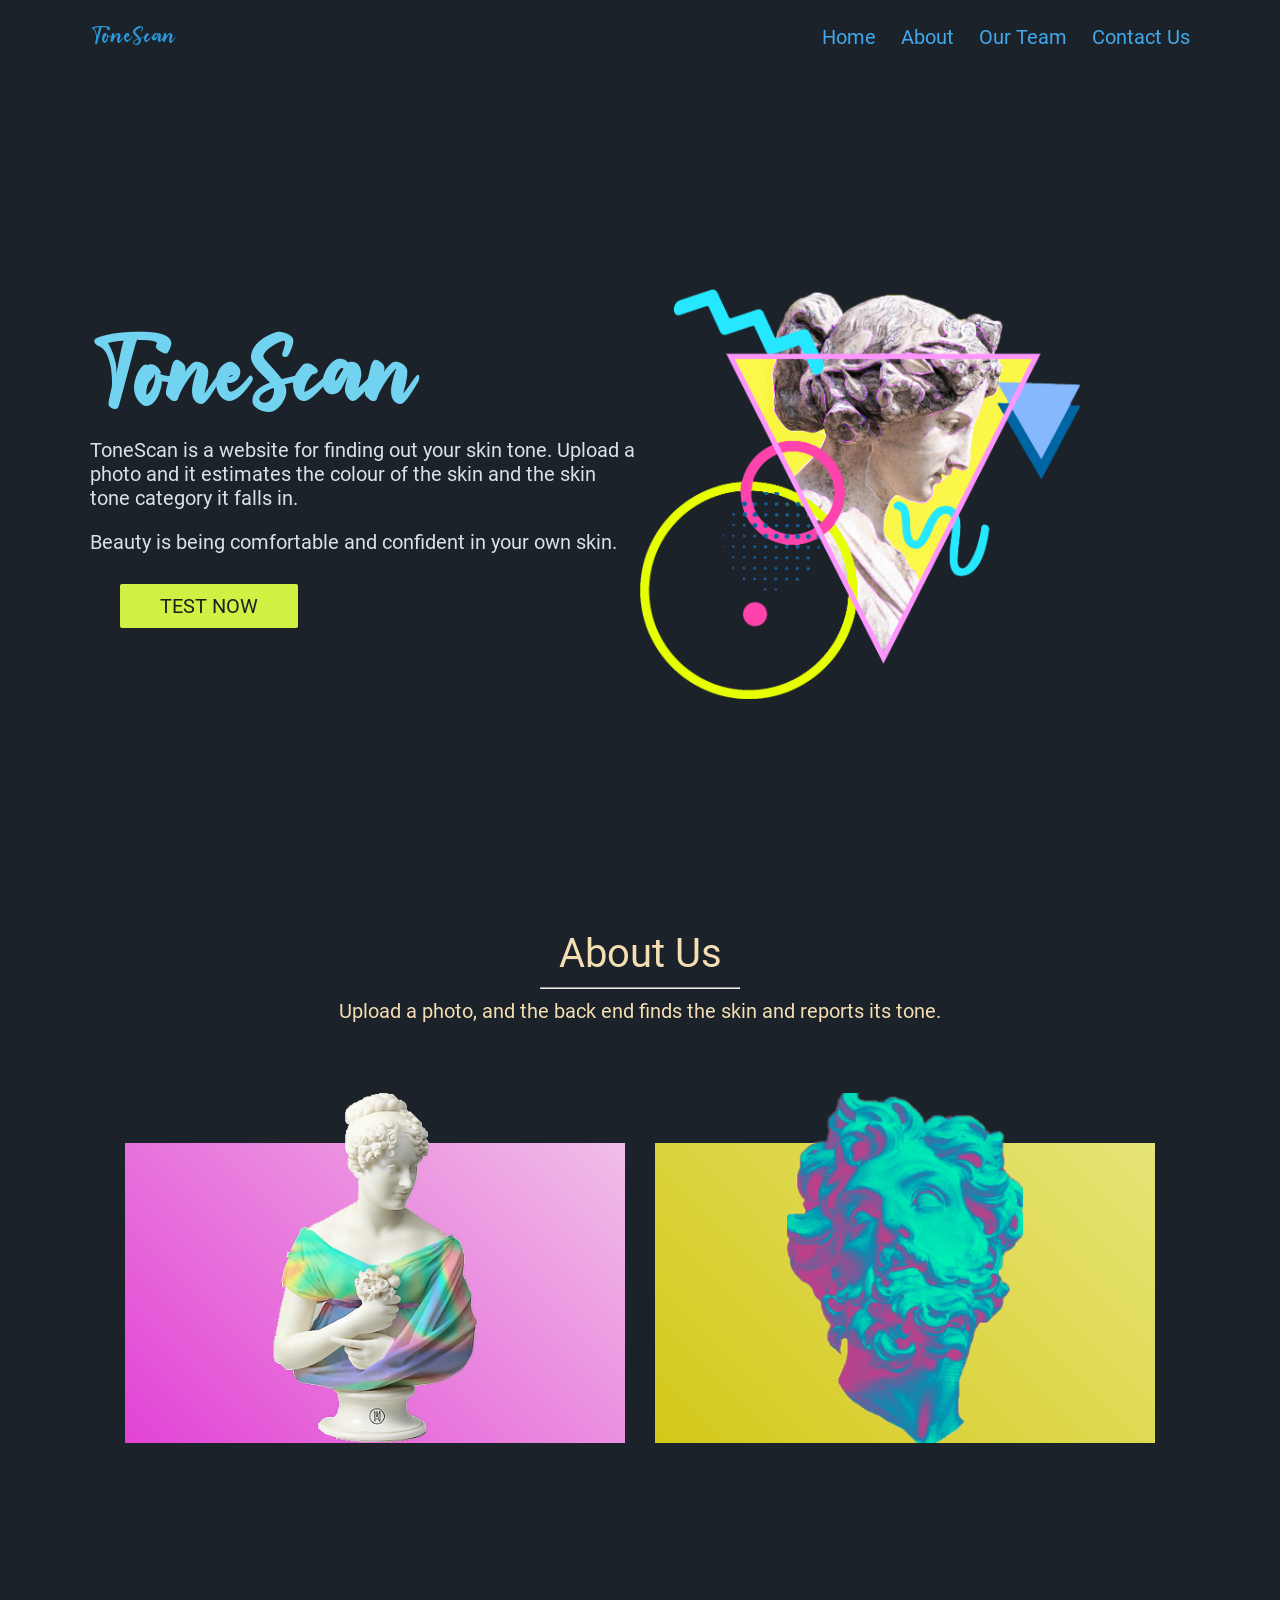
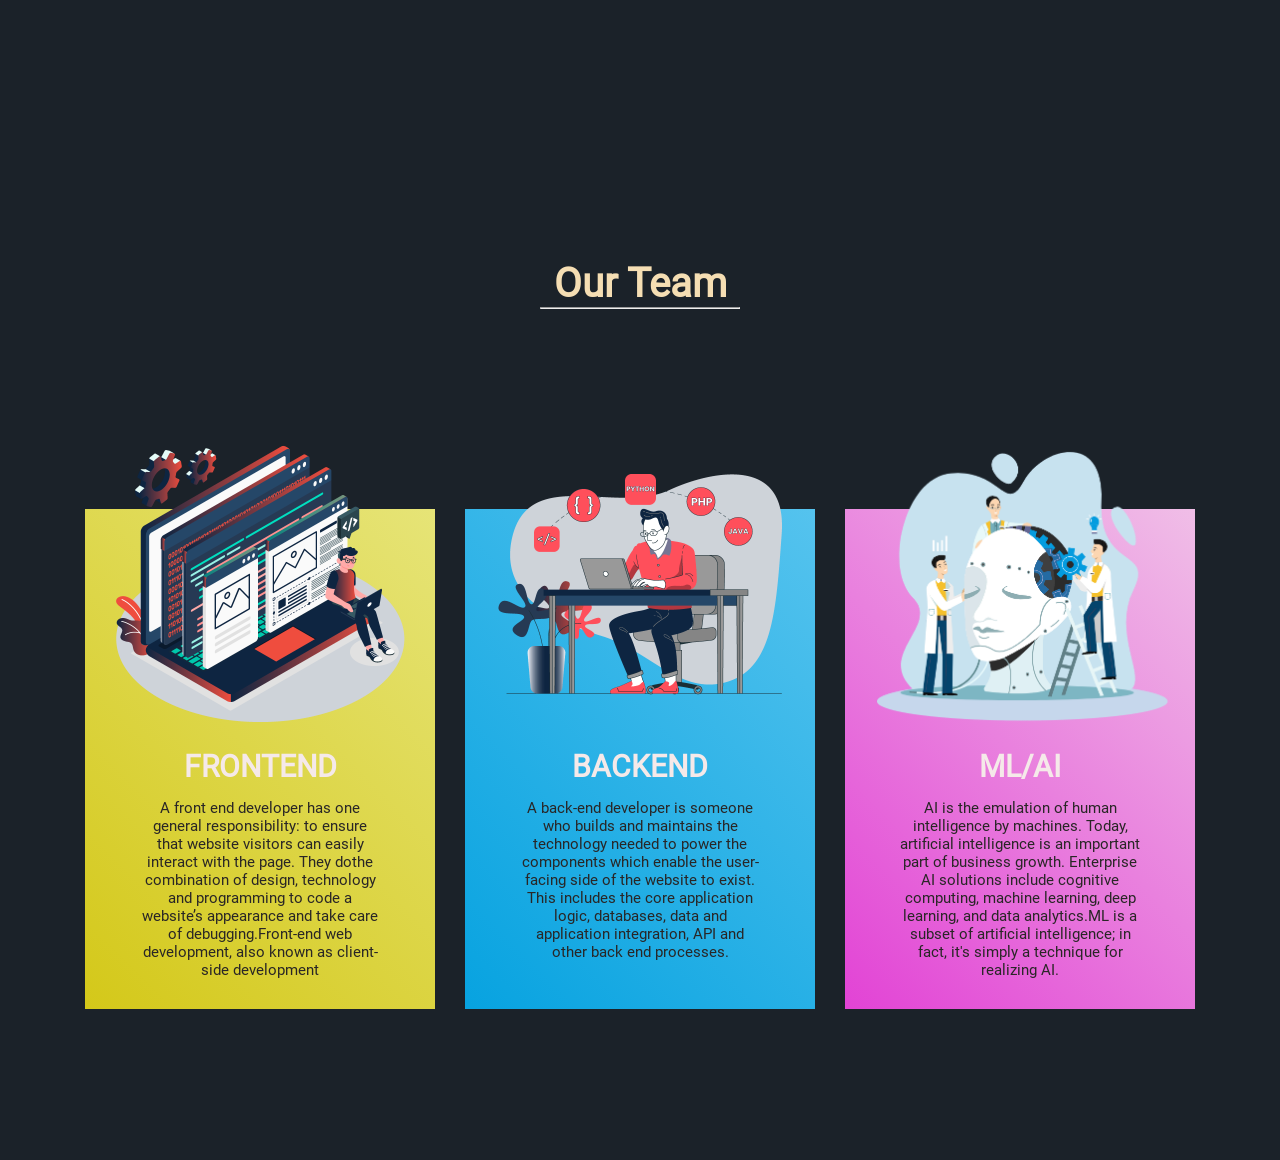
<file: index.html>
<!doctype html>
<html lang="en"><head><meta charset="utf-8"><meta http-equiv="refresh" content="0; url=original_site/HTML/tonescan.html"><title>ToneScan</title></head>
<body><a href="original_site/HTML/tonescan.html">Open ToneScan</a></body></html>
</file>
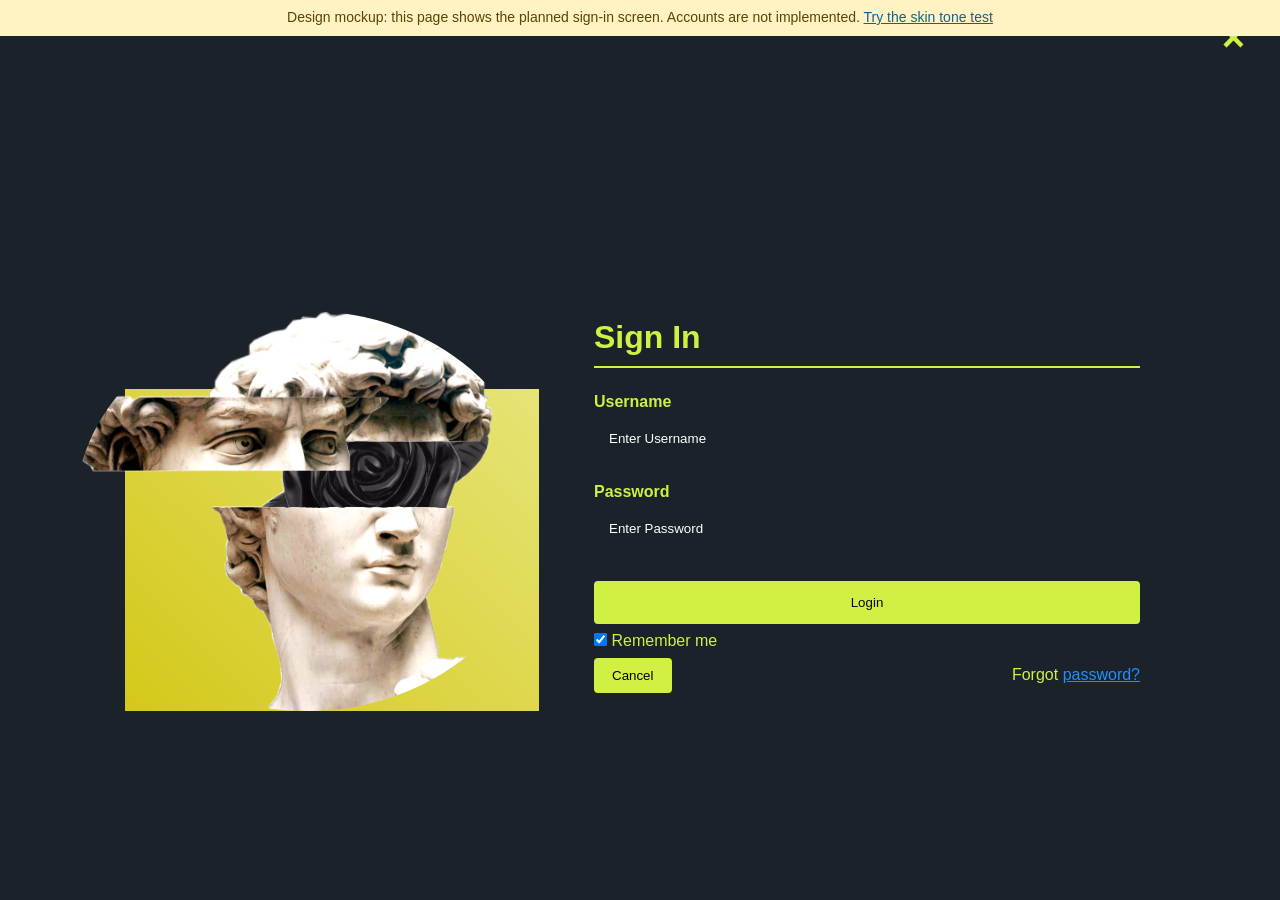
<file: original_site/HTML/signin.html>
<!DOCTYPE html>
<html lang="en">
<head>
    <meta charset="UTF-8">
    <meta http-equiv="X-UA-Compatible" content="IE=edge">
    <meta name="viewport" content="width=device-width, initial-scale=1.0">
    <link rel="stylesheet" href="../css/signin.css">
    <title>Document</title>
</head>
<body>
<div style="background:#fff3c4;color:#5b4500;padding:8px 14px;text-align:center;font:14px/1.4 Roboto,Arial,sans-serif;position:relative;z-index:1000">Design mockup: this page shows the planned sign-in screen. Accounts are not implemented. <a href="upload.html" style="color:#1b5f8c">Try the skin tone test</a></div>


    
<div id="id02" class="modal">
 <a href="tonescan.html"><span .style.display='none' class="close" title="Close Modal">&times;</span></a>
  <form class="modal-content" action="" method="post">
    <div class="img13">
        <div class="imgbox">
      <img src="../img/13.png" alt="Avatar" class="avatar">
    </div>
    </div>

    <div class="container">
        <h1>Sign In</h1>
        
        <hr>
      <label for="uname"><b>Username</b></label>
      <input type="text" placeholder="Enter Username" name="uname" required>

      <label for="psw"><b>Password</b></label>
      <input type="password" placeholder="Enter Password" name="psw" required>
        
      <button type="submit">Login</button>
      <label>
        <input type="checkbox" checked="checked" name="remember"> <a style="color: #d0f044;"> Remember me</a>
      </label>
      <div class="cancel">
      <button type="button" .style.display='none'" class="cancelbtn1"><a href="tonescan.html">Cancel</a></button>
      <span class="psw1"><a style="color: #d0f044;">Forgot</a> <a href="#" style="color:dodgerblue">password?</a></span>
    </div>
    
    </div>

     
      
    </div>
  </form>
</div>

    
</body>
</html>
</file>
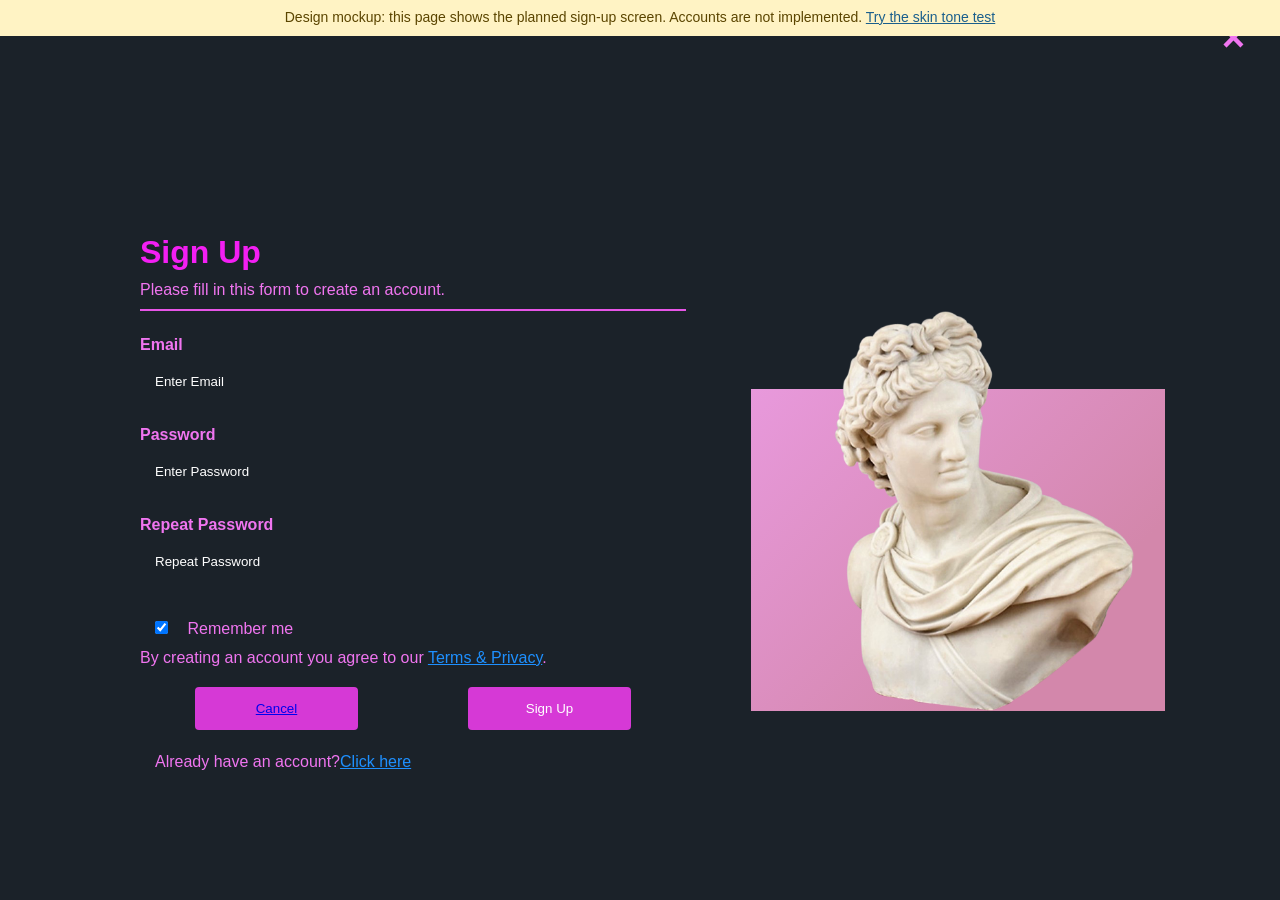
<file: original_site/HTML/signup.html>
<!DOCTYPE html>
<html lang="en">
<head>
    <meta charset="UTF-8">
    <meta http-equiv="X-UA-Compatible" content="IE=edge">
    <meta name="viewport" content="width=device-width, initial-scale=1.0">
    <link rel="stylesheet" href="../css/signup.css">
    <title>Document</title>
</head>
<body>
<div style="background:#fff3c4;color:#5b4500;padding:8px 14px;text-align:center;font:14px/1.4 Roboto,Arial,sans-serif;position:relative;z-index:1000">Design mockup: this page shows the planned sign-up screen. Accounts are not implemented. <a href="upload.html" style="color:#1b5f8c">Try the skin tone test</a></div>

    <div id="id01" class="modal">
        <a href="tonescan.html"><span  class="close" title="Close Modal">&times;</span></a>
        <form class="modal-content" action="">
          <div class="container">
            <h1>Sign Up</h1>
            <p>Please fill in this form to create an account.</p>
            <hr>
            <label for="email"><b>Email</b></label>
            <input type="text" placeholder="Enter Email" name="email" required>
      
            <label for="psw"><b>Password</b></label>
            <input type="password" placeholder="Enter Password" name="psw" required>
      
            <label for="psw-repeat"><b>Repeat Password</b></label>
            <input type="password" placeholder="Repeat Password" name="psw-repeat" required>
            
            <label>
              <input type="checkbox" checked="checked" name="remember" style="margin: 15px"> <a style="color:#f075f0  ">Remember me</a>
            </label>
      
            <p>By creating an account you agree to our <a href="#" style="color:dodgerblue">Terms & Privacy</a>.</p>
             
            <div class="clearfix">
              <button type="button" .style.display='none'" class="cancelbtn"><a href="tonescan.html">Cancel</a></button>
              <button type="submit" class="signupbtn">Sign Up</button>
            </div>
            <p class="si">Already have an account?<a href="signin.html" style="color:dodgerblue">Click here</a></p>
          </div>
          
            <div class="img12">
              <div class="imgbox">
            <img src="../img/12.png" id="img12" alt="">
          </div>
          </div>
        </form>
      </div> 



      <script>
        // Get the modal
        var modal1 = document.getElementById('id01');
        var modal2 = document.getElementById('id02');
        // When the user clicks anywhere outside of the modal, close it
        window.onclick = function(event) {
          if (event.target == modal1) {
            modal.style.display = "none";
          }
          else if (event.target == modal2) {
            modal.style.display = "none";
          }
        }
      </script>    
</body>
</html>
</file>
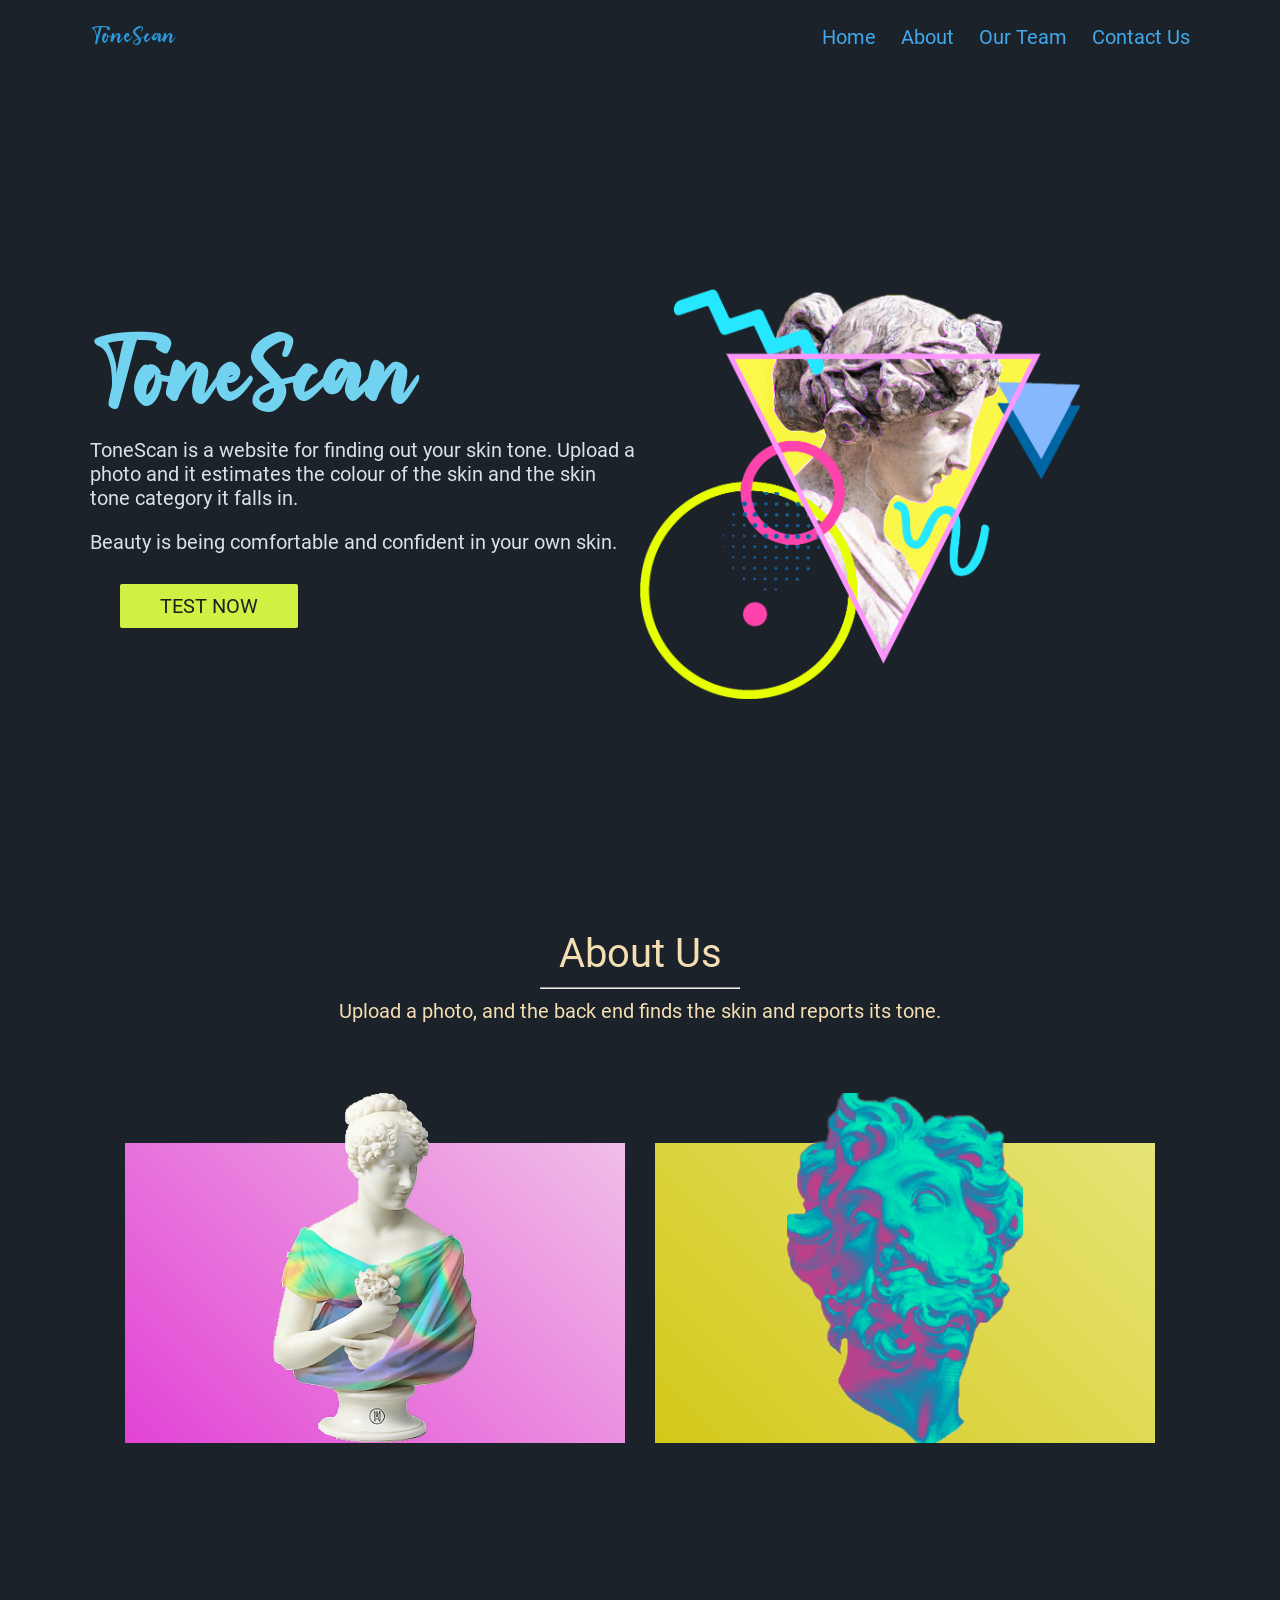
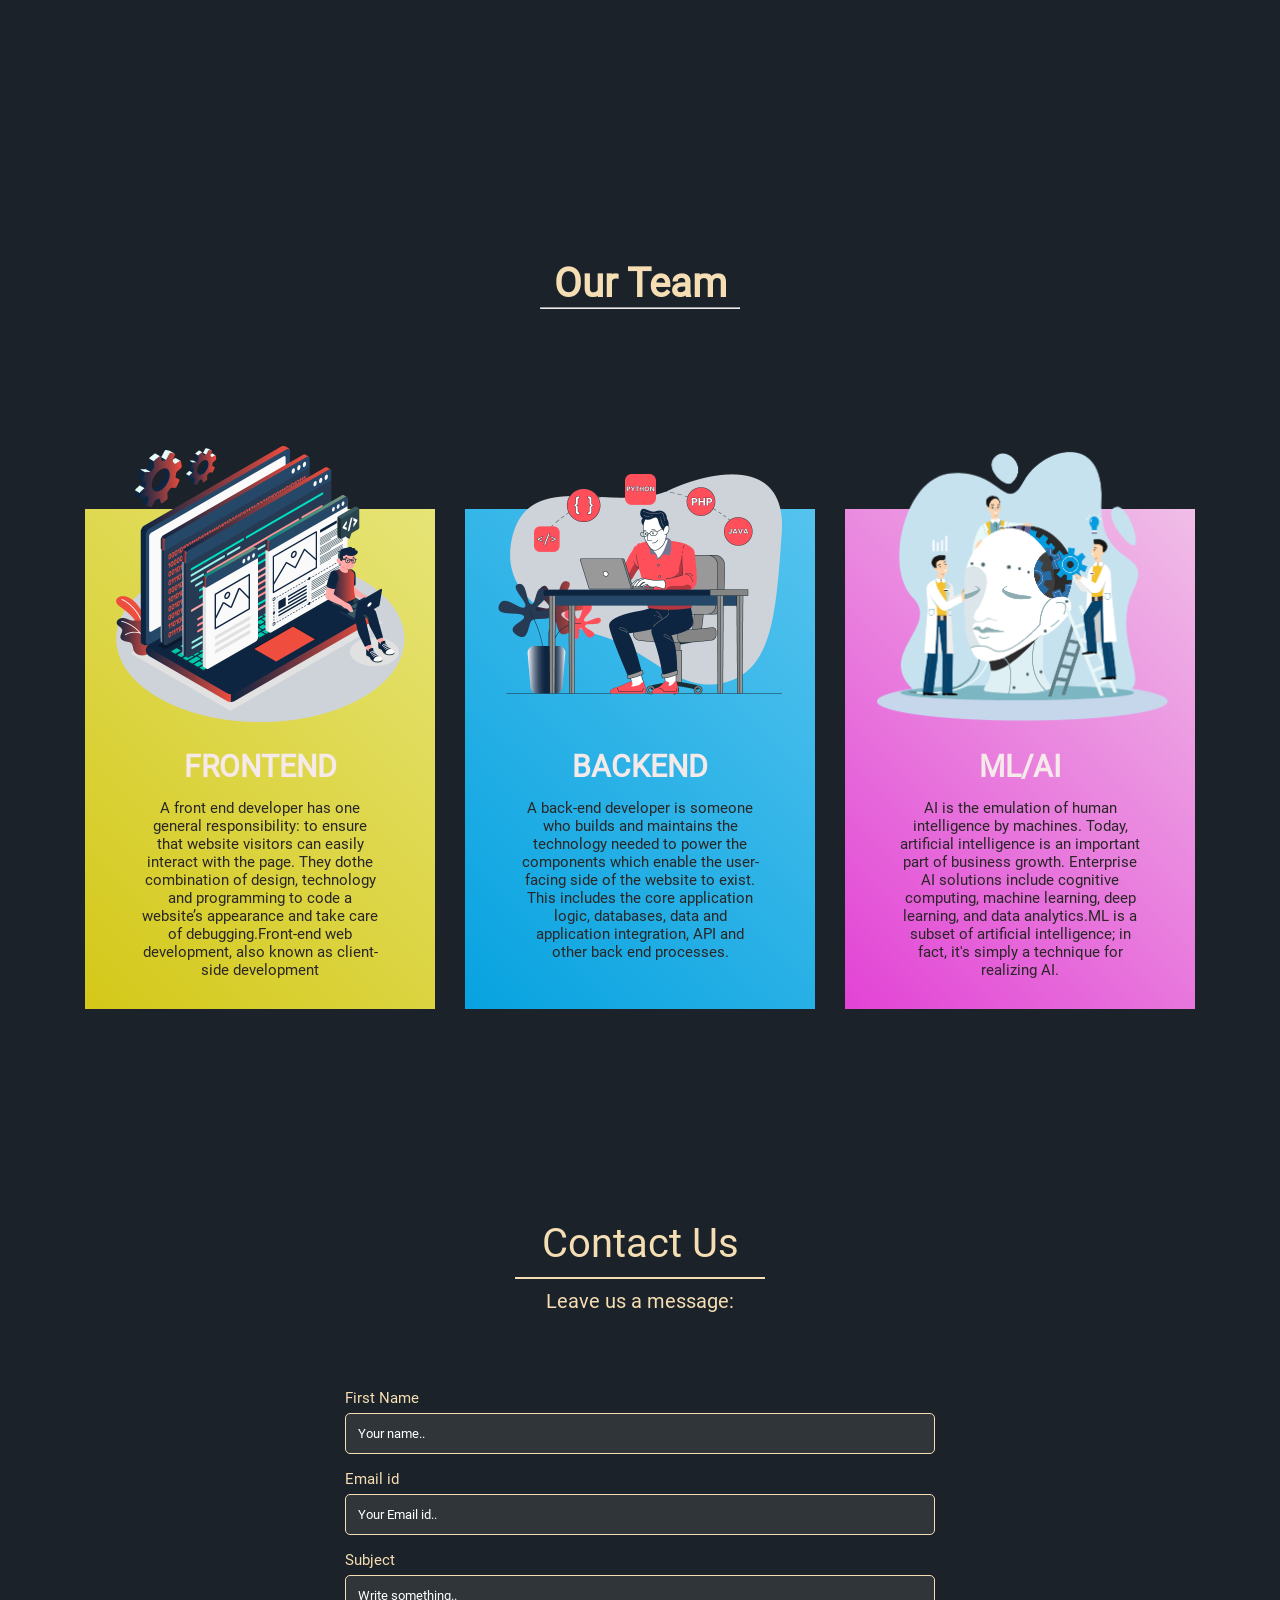
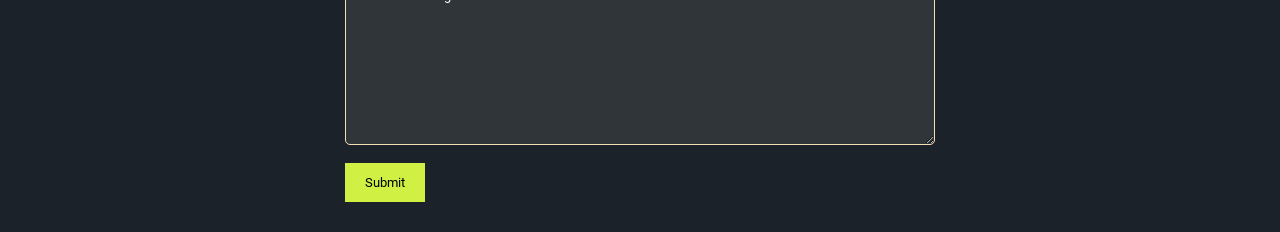
<file: original_site/HTML/tonescan.html>
<!DOCTYPE html>
<html lang="en">

<head>
    <meta charset="UTF-8">
    <meta http-equiv="X-UA-Compatible" content="IE=edge">
    <meta name="viewport" content="width=device-width, initial-scale=1.0">
    <link rel="stylesheet" href="../css/tonescan.css">

    <link rel="stylesheet" href="https://unpkg.com/aos@next/dist/aos.css" />
    <link rel="stylesheet" href="https://use.fontawesome.com/releases/v5.7.2/css/all.css"
        integrity="sha384-fnmOCqbTlWIlj8LyTjo7mOUStjsKC4pOpQbqyi7RrhN7udi9RwhKkMHpvLbHG9Sr" crossorigin="anonymous">
    <!-- <link rel="stylesheet" href="contact.css"> -->
    <!-- <link rel="stylesheet" href="about.css"> -->

    <title>ToneScan</title>
</head>

<body>
    <header>
        <a href="#" class="logo">ToneScan</a>

        <div id="menu" class="fas fa-bars"></div>

        <nav class="navbar">
            <ul>
                <li><a href="#home" class="active">Home</a></li>
                <li><a href="#about">About</a></li>
                <li><a href="#team">Our Team</a></li>
                <li><a href="#contactUs">Contact Us</a></li>
                
                
                <!-- <li><a href="upload.html" id="test">Test Now</a></li> -->
            </ul>
        </nav>

    </header>


    <section class="home" id="home">
        <div class="content">

            <h3>ToneScan</h3>
            <p>ToneScan is a website for finding out your skin tone. Upload a photo and it estimates the colour of
                the skin and the skin tone category it falls in.</p>
               <p> Beauty is being comfortable and confident in your own skin.
            </p>
            <!-- <a href="signup.html" class="btn btn-1">Sign up</a> -->
            <a href="upload.html" class="btn btn-2">TEST NOW</a>
        </div>
        <div class="image">
            <img src="../img/1.png" alt="">
        </div>
        

    </section>
    </div>

    </section>


    <section class="card" id="about">
        <link rel="stylesheet" href="../css/about.css">
        <div class="more">
            <div class="head" style="text-align:center">
            <h1>About Us </h1>
            <hr>
            <h2>Upload a photo, and the back end finds the skin and reports its tone.</h2>
            </div>
        </div>

            
        
         <div class="container">
            <div class="cards">
                <div class="content">
                    <h2>What we do?</h2>
                    <p>Take a photo of the face with your smartphone and upload it or you can take a picture using our
                        take capture option. This website will scan your image within 30 seconds.
                        And it will show the results.
                    </p>
                </div>
                <img src="../img/2.png" alt="">
            </div>
            <div class="cards2">
                <div class="content">
                    <h2>How we do it?</h2>
                    <p>The back end finds the face and the skin pixels with OpenCV, groups their colours with k-means
                        and measures the skin colour with the Individual Typology Angle (ITA) to give the skin tone.</p>
                    <!-- <a href="#" class="btn btn-3">Read more</a> -->
                </div>
                <img src="../img/3.png" alt="">
            </div>
        </div>


      


    </section>


    <section id="team" class="team">
        <h1>Our Team</h1>
        <hr>
        <div class="a_row">
            
                
            <div class="a_card1">
             
                
                <img src="../img/fe.png" alt="Frontend Developers">
                    
                 
                <div class="a_container">
                    <h2 class="a_title">FRONTEND</h2>
                    
                    <p class="a_p">A front end developer has one general responsibility: to ensure that website
                        visitors can easily interact with the page. They dothe combination of design, technology
                        and programming to code a website’s appearance and take care of debugging.Front-end web
                        development, also known as client-side development </p>


                </div>
            </div>
        

        
            <div class="a_card2">
                
                    
                <img src="../img/be.png" alt="Backend Developers">
        
        
                <div class="a_container">
                    <h2 class="a_title">BACKEND</h2>
                    
                    <p class="a_p">A back-end developer is someone who builds and maintains the technology needed
                        to power the components which enable the user-facing side of the website to exist. This
                        includes the core application logic, databases, data and application integration, API
                        and other back end processes. </p>



                </div>
            </div>
        

        
            <div class="a_card3">
                
                    
                <img src="../img/qq.png" alt="Ml/Ai">
                
        
                <div class="a_container">
                    <h2 class="a_title">ML/AI</h2>
                    
                    <p class="a_p">AI is the emulation of human intelligence by machines. Today, artificial
                        intelligence is an important part of business growth. Enterprise AI solutions include
                        cognitive computing, machine learning, deep learning, and data analytics.ML is a subset
                        of artificial intelligence; in fact, it's simply a technique for realizing AI. </p>


                </div>
            </div>
        </div>
    </section>

    <section id="contactUs">
        <link rel="stylesheet" href="../css/contact.css">
        <div class="containr">
        <div style="text-align:center">
          <h1>Contact Us</h1>
          <hr>
          <p>Leave us a message:</p>
        </div>
        <div class="row">
          <div class="column">
            <form action="#" onsubmit="event.preventDefault(); this.querySelector('.mockup-note').hidden = false;">
              <label for="fname"><b>First Name</b></label>
              <input type="text" id="fname" name="firstname" placeholder="Your name.." required>
              <label for="email"><b>Email id</b></label>
              <input type="text" id="lname" name="lastname" placeholder="Your Email id.." required>
              
              <label for="subject"><b>Subject</b></label>
              <textarea id="subject" name="subject" placeholder="Write something.." style="height:170px" required></textarea>
              <input type="submit" value="Submit">
              <p class="mockup-note" hidden style="color:#d4c819;margin-top:8px">This contact form is a design mockup; messages are not sent.</p>
            </form>
          </div>
        </div>
      </div>
    </section>







    <script src="https://ajax.googleapis.com/ajax/libs/jquery/3.3.1/jquery.min.js"></script>
    <script src="https://unpkg.com/aos@next/dist/aos.js"></script>

    <script src="../js/tonescan.js"></script>
</body>

</html>
</file>
<file: original_site/css/signin.css>
body {font-family: Arial, Helvetica, sans-serif;}
* {
  margin: 0;
  padding: 0;
}

div::-webkit-scrollbar{
    width:1.3rem;
}
div::-webkit-scrollbar-track{
background: blanchedalmond;
}
div::-webkit-scrollbar-thumb{
    background: rgb(41, 155, 221);
}

/* Full-width input fields */
input[type=text], input[type=password] {
  display: flex;
  flex-direction: column;
  width: 70%;
  padding: 15px;
  margin: 5px 0 22px 0;
  border: 0;
  background: #1b2229;
  
  
}
::placeholder{
  color: white;
}

/* Add a background color when the inputs get focus */
input[type=text]:focus, input[type=password]:focus,
input[type=text]:valid, input[type=password]:valid {
  
  outline: none;
  border-bottom: 2px solid #d0f044;
  color: #d0f044;
}

/* Set a style for all buttons */
button {
  background-color: #d0f044;
  color: rgb(8, 8, 8);
  padding: 14px 20px;
  margin: 8px 0;
  border-radius: 4px;
  cursor: pointer;
  width: 100%;
  border: 0;
  
}

button:hover {
  opacity:1;
}
.clearfix{
  margin-top: 10px;
  text-align: center;
  display: flex;
}

/* Extra styles for the cancel button */


/* Float cancel and signup buttons and add an equal width */
.cancelbtn, .signupbtn {
  background-color: #d0f044 ;
  color: rgb(8, 8, 8);
  width: 30%;
  display: block;
  margin-top: 10px;
  margin-left: auto;
  margin-right: auto;
}
.cancelbtn1 {
    width: auto;
    padding: 10px 18px;
    background-color: #d0f044;
    text-decoration: none;
  }
  .cancelbtn1 a{
      text-decoration: none;
      color: black;
  }

/* Center the image and position the close button */
.imgcontainer {
    text-align: center;
    margin: 24px 0 12px 0;
    position: relative;
  }
  
img.avatar {
    width: 40%;
    border-radius: 50%;
  }
  

/* Add padding to container elements */
.container {
  padding: 16px;
}
.container h1, p, b{
  color: #d0f044;
}
.container h1{
  color: #d0f044 ;
  margin-bottom: 10px;
}
span.psw1 {
    float: right;
    padding-top: 16px;
  }
/* The Modal (background) */
.modal {
  
  position: fixed; /* Stay in place */
  z-index: 1; /* Sit on top */
  left: 0;
  top: 0;
  width: 100%; /* Full width */
  height: 100%; /* Full height */
  overflow: auto; /* Enable scroll if needed */
  background: #1b2229;
  padding-top: 50px;
 
}

/* Modal Content/Box */
.modal-content {
  position: relative;
  min-height: 100vh;
  padding: 0 100px;
  display: flex;
  justify-content: center;
  align-items: center;
  flex-direction:row;
  
}
.modal-content .container{
  width: 100%;
  padding: 40px;
  
  
  margin-top: 20px;
}
.modal-content .img13{
  width: 50%;
}
.img13 .imgbox{
  position: relative;
  padding: 2rem;
  padding-top: 10px;
  width: 350px;
  height: 280px;
  margin-top: 100px;
  margin-left: 25px;
  margin-right: 15px;
  align-items: center;
  background: linear-gradient(45deg,#d4c819,#e6e477);
}
.imgbox img{
  
  position: absolute;
  bottom:0;
  height: 400px;
  width: auto;
  right: 0;
  
}

/* Style the horizontal ruler */
hr {
  border: 1px solid #d0f044 ;
  margin-bottom: 25px;
}
 
/* The Close Button (x) */
.close {
  position: absolute;
  right: 35px;
  top: 15px;
  font-size: 40px;
  font-weight: bold;
  color:  #d0f044;
}

.close:hover,
.close:focus {
  color: #f075f0;
  cursor: pointer;
}

/* Clear floats */
.clearfix::after {
  content: "";
  clear: both;
  display: table;
}




/* Change styles for cancel button and signup button on extra small screens */

@media screen and (max-width: 1028px){
    .img13 {
        display: none;
      }
}
@media screen and (max-width: 768px){
    .img13 {
        display: none;
      }
  .cancelbtn, .signupbtn {
    background-color: #d639d6 ;
    color: rgb(255, 255, 255);
    width: 100%;
    display: block;
    margin-top: 10px;
    margin-left: 10px;
 
  }
}
@media screen and (max-width: 300px) {
    span.psw {
        display: block;
        float: none;
     }
  .cancelbtn, .signupbtn {
     width: 100%;
  }
  
}
</file>
<file: original_site/css/signup.css>
body {font-family: Arial, Helvetica, sans-serif;}
* {
  margin: 0;
  padding: 0;
}

div::-webkit-scrollbar{
    width:1.3rem;
}
div::-webkit-scrollbar-track{
background: blanchedalmond;
}
div::-webkit-scrollbar-thumb{
    background: rgb(41, 155, 221);
}

/* Full-width input fields */
input[type=text], input[type=password] {
  display: flex;
  flex-direction: column;
  width: 70%;
  padding: 15px;
  margin: 5px 0 22px 0;
  border: 0;
  background: #1b2229;
  
  
}
::placeholder{
  color: white;
}

/* Add a background color when the inputs get focus */
input[type=text]:focus, input[type=password]:focus,
input[type=text]:valid, input[type=password]:valid {
  
  outline: none;
  border-bottom: 2px solid #f075f0;
  color: #f075f0;
}

/* Set a style for all buttons */
button {
  background-color: #dd52ba;
  color: rgb(255, 255, 255);
  padding: 14px 20px;
  margin: 8px 0;
  border-radius: 4px;
  cursor: pointer;
  width: 100%;
  border: 0;
  
}

button:hover {
  opacity:1;
}
.clearfix{
  margin-top: 10px;
  text-align: center;
  display: flex;
}

/* Extra styles for the cancel button */


/* Float cancel and signup buttons and add an equal width */
.cancelbtn, .signupbtn {
  background-color: #d639d6 ;
  color: rgb(255, 255, 255);
  width: 30%;
  display: block;
  margin-top: 10px;
  margin-left: auto;
  margin-right: auto;
}
.cancelbtn1 {
    width: auto;
    padding: 10px 18px;
    background-color: #f44336;
  }
/* Center the image and position the close button */
.imgcontainer {
    text-align: center;
    margin: 24px 0 12px 0;
    position: relative;
  }
  
img.avatar {
    width: 40%;
    border-radius: 50%;
  }
  

/* Add padding to container elements */
.container {
  padding: 16px;
}
.container h1, p, b{
  color: #f075f0 ;
}
.container h1{
  color: #f31ff3 ;
  margin-bottom: 10px;
}
.container p{
   margin-bottom: 10px ;
}
.container .si{
    margin: 15px;
}
span.psw1 {
    float: right;
    padding-top: 16px;
  }
/* The Modal (background) */
.modal {
  
  position: fixed; /* Stay in place */
  z-index: 1; /* Sit on top */
  left: 0;
  top: 0;
  width: 100%; /* Full width */
  height: 100%; /* Full height */
  overflow: auto; /* Enable scroll if needed */
  background: #1b2229;
  padding-top: 50px;
 
}

/* Modal Content/Box */
.modal-content {
  position: relative;
  min-height: 100vh;
  padding: 0 100px;
  display: flex;
  justify-content: center;
  align-items: center;
  flex-direction:row;
  
}
.modal-content .container{
  width: 100%;
  padding: 40px;
  
  
  margin-top: 20px;
}
.modal-content .img12{
  width: 50%;
}
.img12 .imgbox{
  position: relative;
  padding: 2rem;
  padding-top: 10px;
  width: 350px;
  height: 280px;
  margin-top: 100px;
  margin-left: 25px;
  margin-right: 15px;
  align-items: center;
  background-color: #e899dc;
  background-image: linear-gradient(135deg,#e899dc 0%,#d387ab 74%);
}
.imgbox img{
  
  position: absolute;
  bottom:0;
  height: 400px;
  left: 20%;
  
}

/* Style the horizontal ruler */
hr {
  border: 1px solid #e655e6 ;
  margin-bottom: 25px;
}
 
/* The Close Button (x) */
.close {
  position: absolute;
  right: 35px;
  top: 15px;
  font-size: 40px;
  font-weight: bold;
  color: #f075f0 ;
}

.close:hover,
.close:focus {
  color: #d0f044;
  cursor: pointer;
}

/* Clear floats */
.clearfix::after {
  content: "";
  clear: both;
  display: table;
}

/* Add Zoom Animation */
.animate {
    -webkit-animation: animatezoom 0.6s;
    animation: animatezoom 0.6s
  }
  
  @-webkit-keyframes animatezoom {
    from {-webkit-transform: scale(0)} 
    to {-webkit-transform: scale(1)}
  }
    
  @keyframes animatezoom {
    from {transform: scale(0)} 
    to {transform: scale(1)}
  }

/* Change styles for cancel button and signup button on extra small screens */
@media screen and (max-width: 768px){
  .img12 {
    display: none;
  }
  .cancelbtn, .signupbtn {
    background-color: #d639d6 ;
    color: rgb(255, 255, 255);
    width: 100%;
    display: block;
    margin-top: 10px;
    margin-left: 10px;
 
  }
}
@media screen and (max-width: 300px) {
    span.psw {
        display: block;
        float: none;
     }
  .cancelbtn, .signupbtn {
     width: 100%;
  }
  
}
</file>
<file: original_site/css/tonescan.css>
@font-face {
    font-family: roboto;
    src: url(../fonts/Roboto-Regular.ttf);
}
@font-face {
    font-family: romantic ;
    src: url(../fonts/Romantic.ttf);
}
@font-face {
    font-family: winter;
    src: url(../fonts/Winter.ttf);
}
*{
    margin: 0;
    padding: 0;
    box-sizing: border-box;
    text-decoration: none;
    font-family: roboto;
    
}

html{
    font-size: 62.5%;
    overflow-x: hidden;
    
    scroll-behavior: smooth;
    
}
html::-webkit-scrollbar{
    width:1.3rem;
}
html::-webkit-scrollbar-track{
background: blanchedalmond;
}
html::-webkit-scrollbar-thumb{
    background: rgb(41, 155, 221);
}
body{
    background: #1b2229;
}



header{
    width:100%;
    background-color:#1b2229 ;
    display: flex;
    align-items: center;
    justify-content: space-between;
    position: fixed;
    top:0; left: 0;
    z-index: 1000;
    padding:2.5rem 7%;
    
}
header .logo{
    font-size: 2rem;
    color: rgb(41, 155, 221);
    font-family: romantic;
}
header .navbar ul{
    display: flex;
    align-items: center;
    justify-content: center;
    list-style: none;
}
header .navbar ul li{
    margin-left: 2.5rem;
}

header .navbar ul li a{
    color:rgb(65, 168, 236);
    font-size: 2rem;
}

header .navbar ul li a:hover
{
    color: rgb(191, 213, 241);
    border-bottom: .2rem solid rgb(191, 213, 241);
    padding:.7rem 0;
}
#menu{
    font-size: 3rem;
    color:rgb(65, 168, 236);
    cursor: pointer;
    display: none;
}
















.home{
    min-height: 100vh;
    padding: 0 7%;
    padding-top: 9rem;
}
.home{
    display: flex;
    align-items: center;
    justify-content: center;
    flex-wrap: wrap;
}
.home .image{
    flex: 1 1 40rem  ;
}
.home .image img{
    width:80%;
}
.home .content{
    flex: 1 1 40rem  ;
}

.home .content h3{
    color:#72d3f0 ;
    font-size: 8rem;
    font-family: romantic;
}
.home .content p{
    color:rgb(218, 226, 228) ;
    font-size: 2rem;
    padding: 1rem 0;
    font-family: roboto;
}
.btn-1{
    display: inline-block;
    margin-top: 2rem;
    margin-left: 3rem;
    font-size: 20px;
    margin-bottom: 3rem;
    padding: 1rem 4rem;
    border-radius: 2px;
    background:#f075f0 ;
    color: rgb(29, 27, 27);
    overflow: hidden;
    position: relative;
    z-index: 0;
    box-shadow: .5px 1px 2px 0 #c9934c;
}
.btn-2{
    display: inline-block;
    margin-top: 2rem;
    margin-left: 3rem;
    margin-bottom: 3rem;
    font-size: 20px;
    padding: 1rem 4rem;
    border-radius: 2px;
    background:#d0f044 ;
    color: rgb(32, 32, 32);
    overflow: hidden;
    position: relative;
    z-index: 0;
    box-shadow: .5px 1px 2px 0;
}
.btn:hover{
    color: black;
    background-color: whitesmoke;
}
.more h1,h2,hr{
    color: wheat;
}
.more h1{
    font-size: 40px;
    font-weight: normal;
    margin-top: 30px;
}
.more hr{
    width: 200px;
    margin: auto;
    margin-top: 10px;
    margin-bottom: 10px;
}
.more h2{
    font-size: 20px;
    font-weight: normal;
}
.card{
    min-height: 100vh;
}
.container{
    display: flex;
    align-items: center;
    justify-content: center;
    flex-wrap: wrap;
    overflow: hidden;
    margin-top: 20px;
    
}
.container .cards{
    position: relative;
    padding: 2rem;
    width: 500px;
    height: 300px;
    margin-top: 100px;
    margin-left: 15px;
    margin-right: 15px;
    display: flex;
    justify-content: flex-start;
    align-items: center;
    background: linear-gradient(45deg,#e243d5,#f0bee7);
    transition: 0.5s;
    text-align: center;
}
.container .cards2{
    position: relative;
    padding: 2rem;
    padding-top: 10px;
    width: 500px;
    height: 300px;
    margin-top: 100px;
    margin-left: 15px;
    margin-right: 15px;
    transition: 0.5s;
    display: flex;
    justify-content: flex-start;
    align-items: center;
    background: linear-gradient(45deg,#d4c819,#e6e477);
    text-align: center;
}
.container .cards img,
.container .cards2 img{
    position: absolute;
    bottom: 0;
    left: 50%;
    transform: translateX(-50%);
  height: 350px;
  transition: 0.5s;
}
.container .cards:hover img,
.container .cards2:hover img{
    left: 75%;
    height:400px;
}
.container .cards .content,
.container .cards2 .content{
    position: relative;
    width: 50%;
    left: 0;
    padding: 20px 20px 20px 40px;
    opacity: 0;
    visibility: hidden;
    transition: 0.5s;
   
}
.container .cards:hover .content,
.container .cards2:hover .content{
    opacity: 1;
    visibility: visible;
}
.container .cards .content h2,
.container .cards2 .content h2{
    color: rgb(255, 255, 253);
    text-transform: uppercase;
    font-size: 3em;
    line-height: 1em;
}
.container .cards .content p,
.container .cards2 .content p{
  font-size: 13px ;
  color: rgb(46, 42, 42);
  font-family: roboto;

}
.btn-3{
    display: inline-block;
    margin-top: 10px;
    font-size: 1.5rem;
    margin-bottom: 1rem;
    padding: 10px;
    border-radius: 2px;
    background:#f075f0 ;
    color: rgb(255, 255, 255);
    overflow: hidden;
    position: relative;
    text-align: center;
    
}

.login{
    position: relative;
    
    z-index: 0;
    padding: 40px;
    justify-content: center;
    display: grid;
    grid-template-rows: 1fr auto 1fr;
    align-items: center;
}
.login .container{
    max-width: 800px;
    margin: 0 auto;
}
.login .container h2{
    font-size: 30px;
    line-height: 40px;
    margin-bottom: 5px;
    font-weight: 500;
    text-align: center;
}
.login .container .main{
    position: relative;
    display: flex;
    margin: 30px 0;
}
.login .container .main .content{
    flex-basis: 50%;
    padding: 3em 3em;
    background-color: linear-gradient(45deg,#d4c819,#e6e477) ;
}

.form-img{
    height: 100px;
    width: 120px;
}


@media (max-width:930px){

    .home .content,
    .home .image{
        text-align: center;
    }
}



@media (max-width:768px){

    #menu{
        display: block;
    }
    header .navbar{
        position: fixed;
        top:8rem; right:-120%;
        height: 100%;
        width:50%;
        background:rgb(88, 80, 99);
        
        
    }

    header .navbar ul{
        flex-flow: column;
        padding:2rem;
    }

    header .navbar ul li{
        text-align: center;
        width:100%;
        margin:1rem 0;
    }

    header .navbar ul li a{
        display: block;
        padding:1rem;
    }

    
    header .navbar ul li a:hover{
        padding:1rem;
       
        color:rgb(148, 241, 241);
        border-bottom: 2px solid rgb(148, 241, 241);
        
    }


    header .navbar.nav-toggle{
        right:0;
        transition: .5s;
    }
     #test{
        background-color:wheat;
        color: black;
    }

    .home .content
    .home .image{
        text-align: center;
    }
    .container .cards,
    .container .cards2{
        width: auto;
        max-width: 600px;
        align-items: flex-start;
    
    }
    .container .cards:hover,
    .container .cards2:hover{
        height: 450px;
    }
    .container .cards:hover img,
    .container .cards2:hover img{
        left: 50%;
        height: 300px;
        transition: 0.5s;
    }
    .container .cards .content,
    .container .cards2 .content{
        width: 100%;
        left: 0;
        padding: 40px;
    }


    @media (max-width:768px){
        .container .cards .content,
        .container .cards .content{
            padding: 30px;
        }
    }
    .container .cards:hover img,
    .container .cards2:hover img{
        
        height: 300px;
    }
}
</file>
<file: original_site/css/about.css>
*{
  margin: 0;
  padding: 0;
}

.team{
  min-height: 100vh;
}
.team h1,hr{
  text-align: center;
}
.team h1{
  font-size: 40px;
  color: wheat;
  margin-top: 30px;
}
.team hr{
  width: 200px;
  margin: auto;
  margin-bottom: 10px;
}

.a_row{
   display: flex;
   flex-direction: row;
  align-items: center;
  justify-content: center;
  flex-wrap: wrap;
  overflow: hidden;
  margin-top: 50px;
}
.a_row .a_card1{
  position: relative;
  padding: 2rem;
  width: 350px;
  height: 500px;
  margin-top: 150px;
  margin-left: 10px;
  margin-right: 10px;
  margin-bottom: 20px;
  display: flex;
  flex-direction: column;
 
  align-items: center;
  background: linear-gradient(45deg,#d4c819,#e6e477);
  transition: 0.5s;
  text-align: center;
}
.a_row .a_card2{
  position: relative;
  padding: 2rem;
  width: 350px;
  height: 500px;
  margin-top: 150px;
  margin-left: 20px;
  margin-right: 20px;
  margin-bottom: 20px;
  display: flex;
  flex-direction: column;
  justify-content: flex-start;
  align-items: center;
  background: linear-gradient(45deg,#05b0f3e7,#55c3ee);
  transition: 0.5s;
  text-align: center;
}


.a_row .a_card3{
  position: relative;
  padding: 2rem;
  width: 350px;
  height: 500px;
  margin-top: 150px;
  margin-left: 10px;
  margin-right: 10px;
  margin-bottom: 20px;
  display: flex;
  flex-direction: column;
  justify-content: flex-start;
  align-items: center;
  background: linear-gradient(45deg,#e243d5,#f0bee7);
  
  text-align: center;
}
.a_row .a_card1 img,
.a_row .a_card2 img,
.a_row .a_card3 img{
  position: absolute;
  bottom: 55%;
  left: 50%;
  transform: translateX(-50%);
height: 300px;
transition: 0.5s;
}

.a_row .a_card1 .a_container{
position: relative;
width: 100%;
top: 200px;
padding: 10px 20px 20px 20px;


}
.a_row .a_card2 .a_container{
  position: relative;
  width: 100%;
  top: 200px;
  padding: 10px 20px 20px 20px;
  
  
}
.a_row .a_card3 .a_container{
      position: relative;
      width: 100%;
      top: 200px;
      padding: 10px 20px 20px 20px;
      
}

.a_p {
  font-family: roboto;
  color: rgb(41, 38, 38);
  font-size: 15px;
  text-align: center;
  margin: 0;
  margin-top: 5px;
  padding: 15px;
  padding-top: 10px;
  
}
.a_title{
  color: rgb(245, 233, 233);
  font-weight: bolder;
  text-align: center;
  font-size: 30px;
  margin-top: 10px;
  
}

@media (max-width:768px){
  .team h1{
    margin-top: 90px;
  }
}
</file>
<file: original_site/css/contact.css>
@font-face {
  font-family: roboto;
  src: url(../fonts/Roboto-Regular.ttf);
}



* {
    box-sizing: border-box;
    
  }
  body{
      background-color: #1b2229;
  }
  .containr h1,p,b{
      
      font-family: roboto;
      font-weight: normal;
    
      color: wheat;
  }
  .containr h1{
    font-size: 40px;
    margin-top: 50px;
    font-family: roboto;
    margin-bottom: 10px;
  }
  .containr p{
    font-size: 20px;
    font-family: roboto;
    margin-top: 10px;
  }
  .containr b{
    font-size: 15px;
    
    
  }
   .containr hr{
    border: 1px solid wheat;
    width: 250px;
    margin: auto;
  }
  ::placeholder{
    color: white;
  }
  /* Style inputs */
  input[type=text], select, textarea {
    width: 100%;
    padding: 12px;
    border: 0;
    margin-top: 6px;
    margin-bottom: 16px;
    background-color: #30353a;
    border: 1px solid wheat;
    border-radius: 5px;
  }
  input[type=text]:focus, textarea:focus,
  input[type=text]:valid, textarea:valid {
    
    outline: none;
    
    color: rgb(185, 182, 129);
  }
  input[type=submit] {
    background-color: #d0f044;
    color: rgb(0, 0, 0);
    padding: 12px 20px;
    border: none;
    cursor: pointer;
  }
  
  input[type=submit]:hover {
    background-color: rgb(41, 155, 221);
   
  }
  
  /* Style the container/contact section */
  .containr {
    border-radius: 5px;
    background-color: #1b2229;
    padding: 10px;
  }
  .containr .row{
    display: flex;
    flex-direction: row;
    justify-content: center;
    margin-top: 50px;
  }
  .containr .row .map{
    margin-left: 100px;
    margin-top: 50px;
  }
  /* Create two columns that float next to eachother */
  .containr .row .column {
    float: left;
    width: 50%;
    margin-top: 6px;
    padding: 20px;
    margin-left: 0;
    max-width: 640px;
  }
  
  /* Clear floats after the columns */
  .containr .row:after {
    content: "";
    display: table;
    clear: both;
  }
  
  /* Responsive layout - when the screen is less than 600px wide, make the two columns stack on top of each other instead of next to each other */
   
    @media screen and (max-width: 858px){
      .containr .column, input[type=submit] {
        width: 100%;
        margin-top: 0;
      }
      .containr .row{
        flex-direction: column;
        
      }
      .containr .row .map{
       margin: auto;
      }
      .containr .row .column{
        margin: auto;
        width: 100%;
      }
    }
</file>
